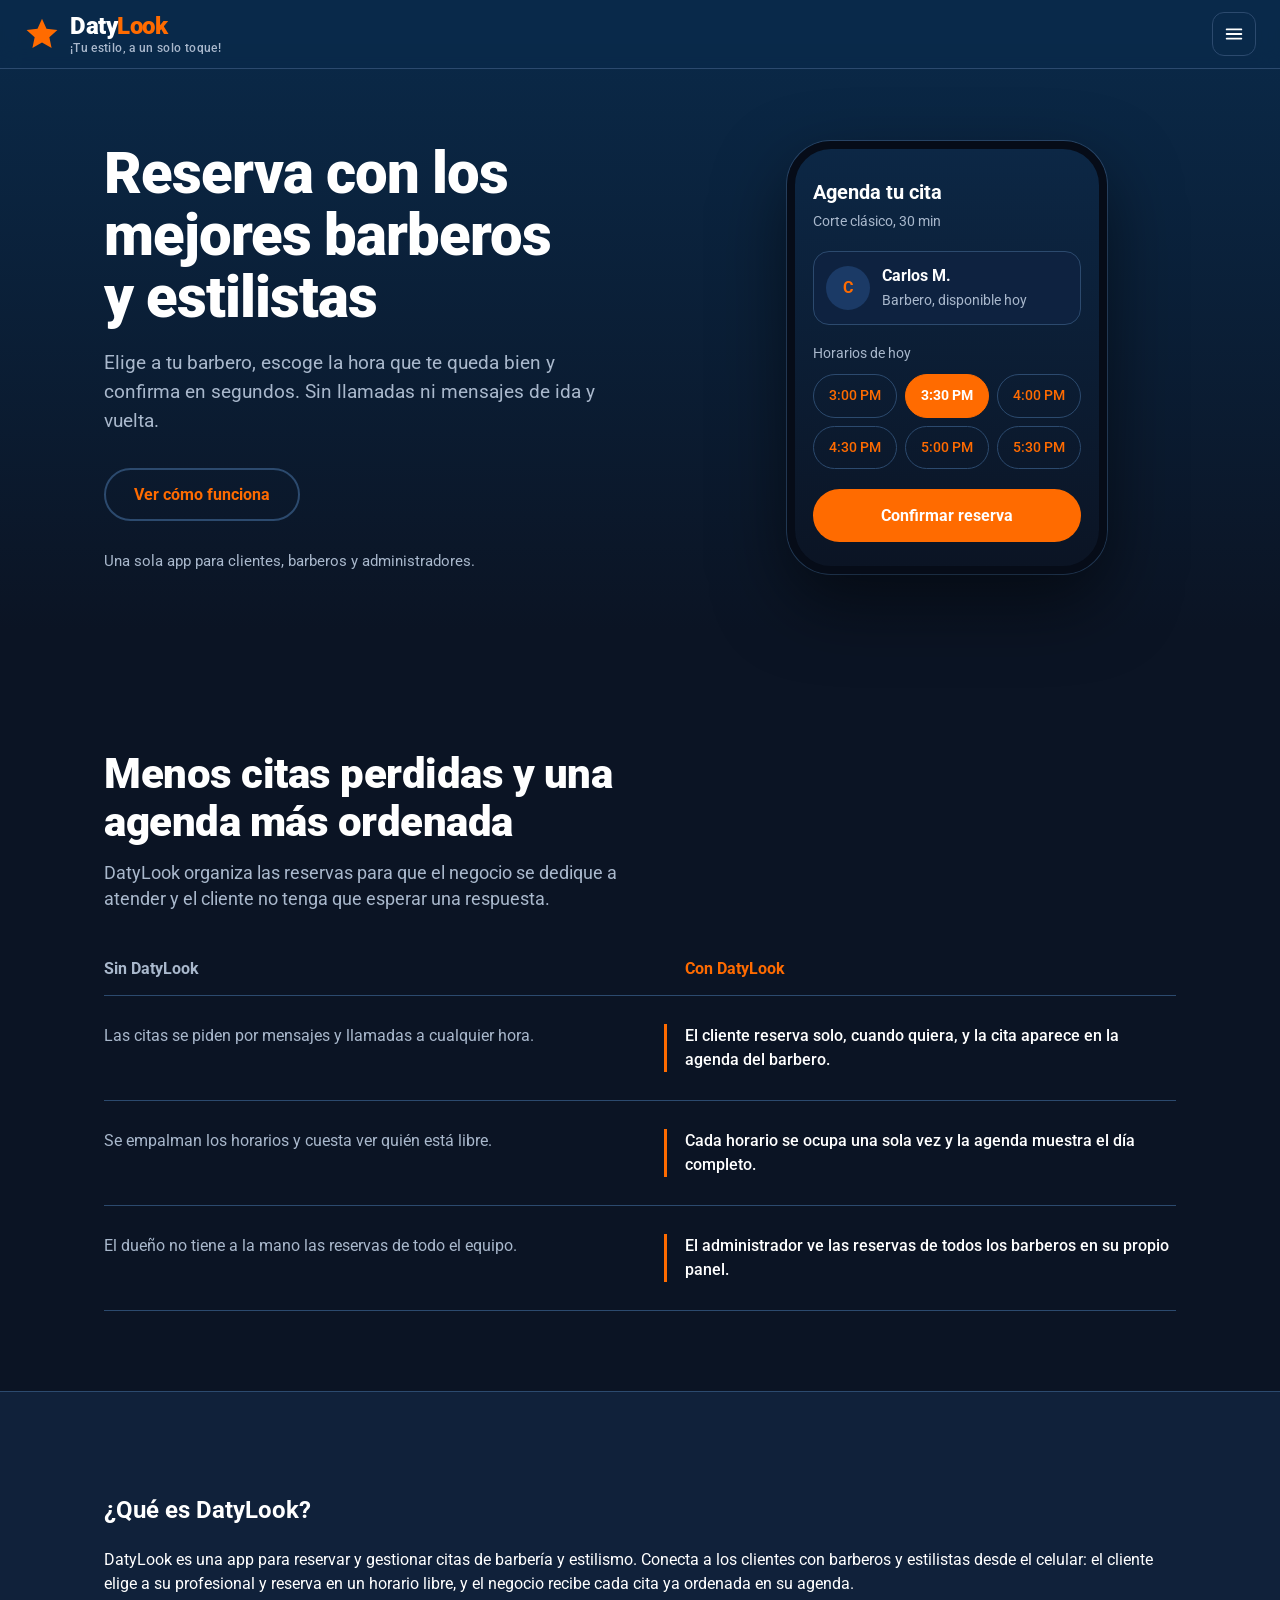
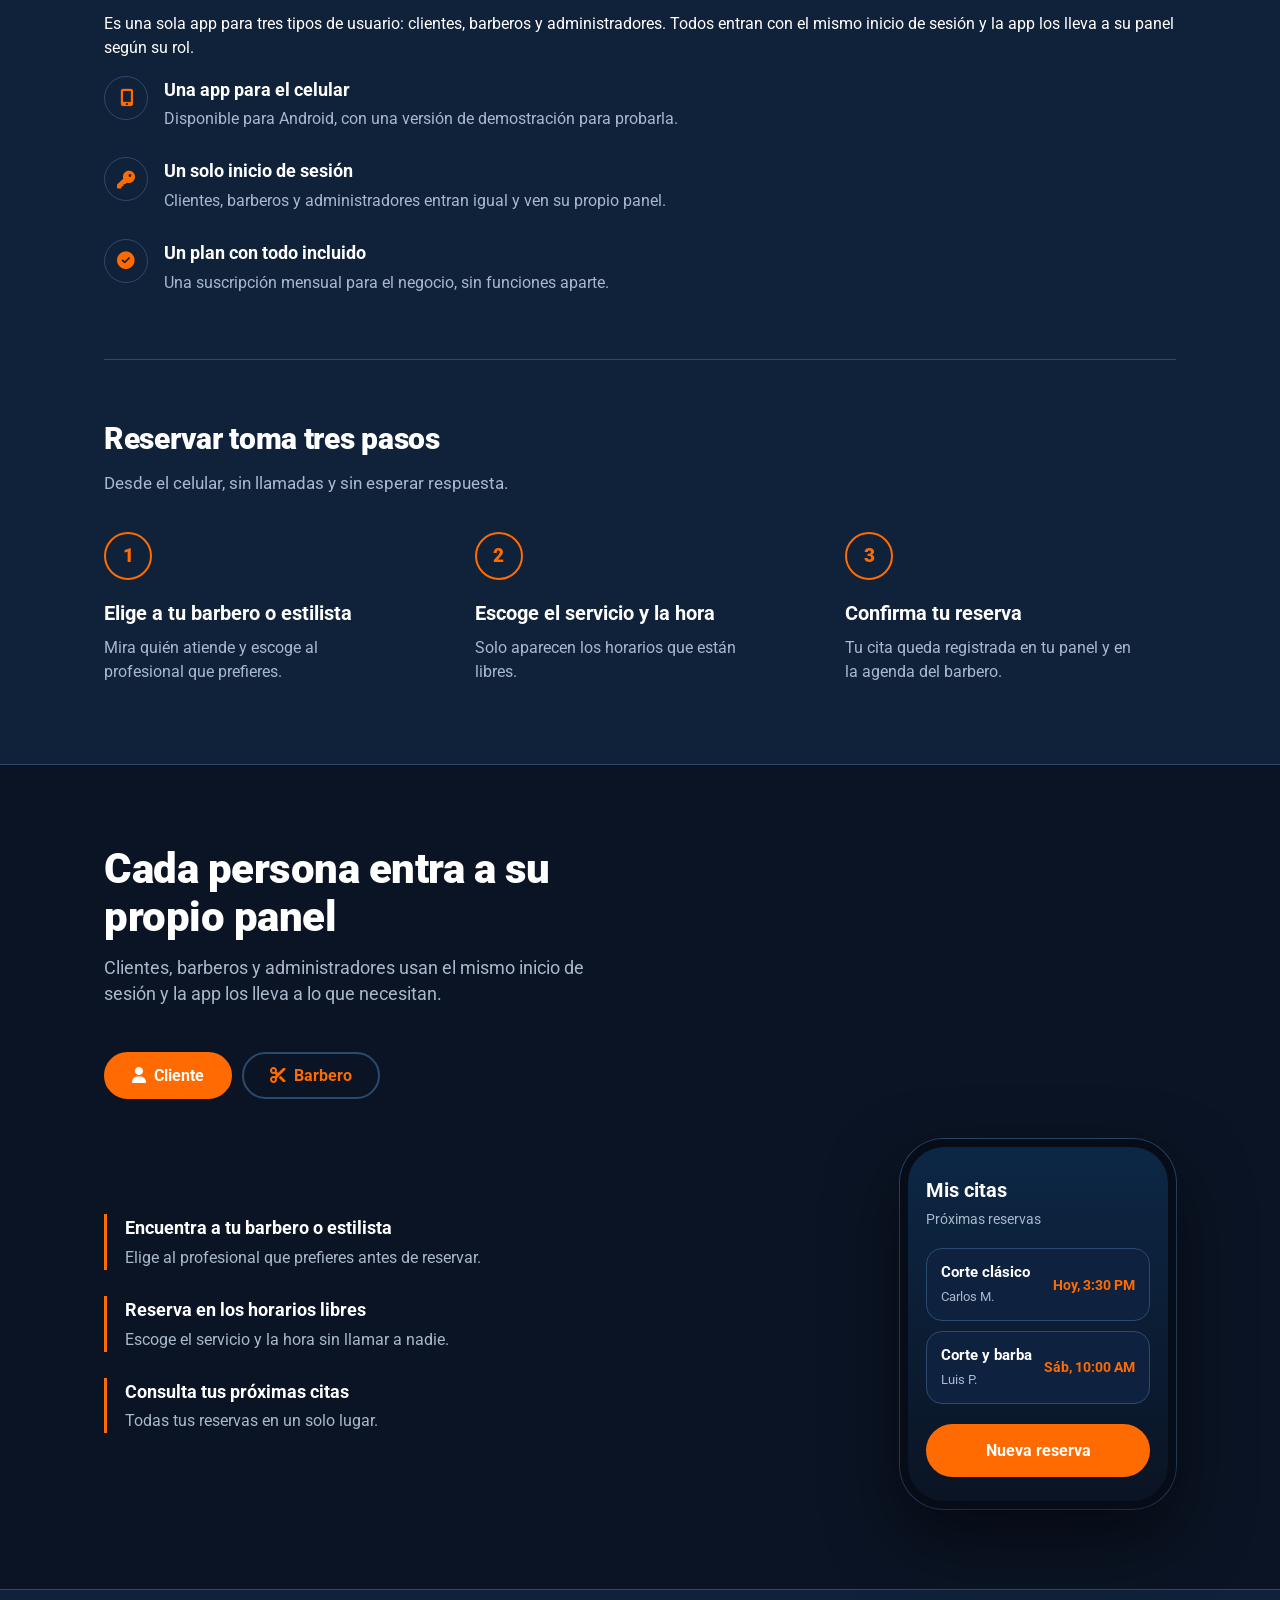
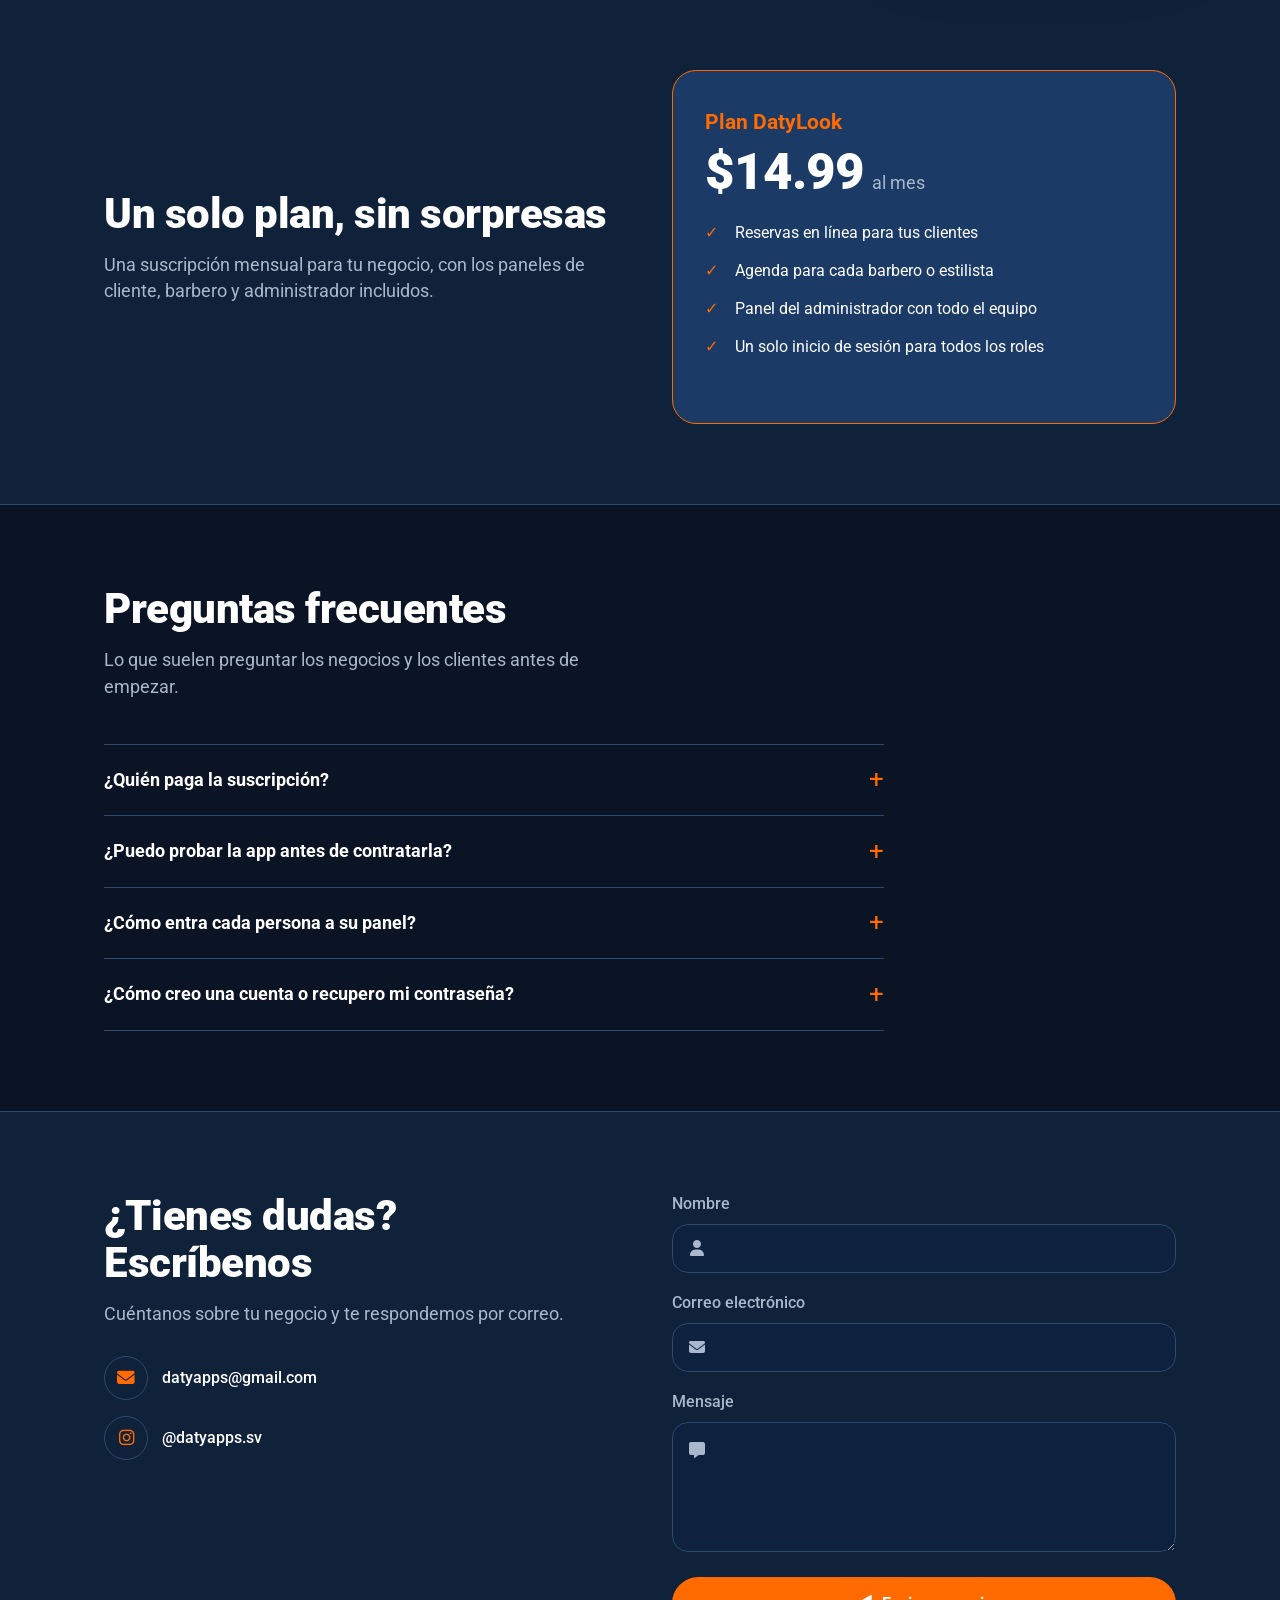
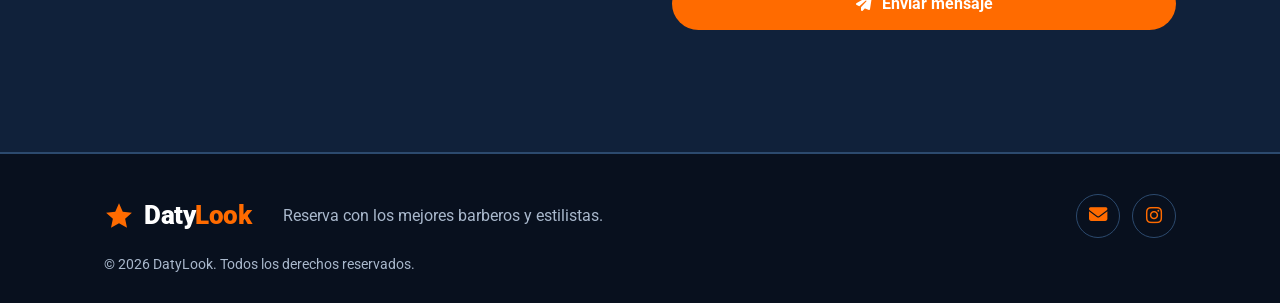
<file: index.html>
<!DOCTYPE html>
<html lang="es">
<head>
<meta charset="utf-8">
<meta name="viewport" content="width=device-width, initial-scale=1, viewport-fit=cover">
<title>DatyLook: reserva con los mejores barberos y estilistas</title>
<link rel="preconnect" href="https://fonts.googleapis.com">
<link href="https://fonts.googleapis.com/css2?family=Roboto:wght@400;500;700;900&display=swap" rel="stylesheet">
<link rel="stylesheet" href="https://cdnjs.cloudflare.com/ajax/libs/font-awesome/6.5.2/css/all.min.css">
<link rel="stylesheet" href="css/styles.css">
<meta name="description" content="DatyLook es la app para reservar citas con barberos y estilistas. Elige a tu profesional, escoge la hora y confirma en segundos.">
<meta name="theme-color" content="#0A2A4A">
<link rel="icon" href="data:image/svg+xml,<svg xmlns='http://www.w3.org/2000/svg' viewBox='0 0 24 24'><path fill='%23FF6B00' d='M12 1.8l3 6.7 7.3.8-5.4 4.9 1.5 7.2L12 17.7 5.6 21.4l1.5-7.2L1.7 9.3 9 8.5z'/></svg>">
</head>
<body>
 
<header class="nav" id="nav">
  <div class="nav-inner">
    <div class="brand">
    <a class="logo brand" href="#inicio" aria-label="DatyLook, ir al inicio">
      <svg viewBox="0 0 24 24" aria-hidden="true"><path d="M12 1.8l3 6.7 7.3.8-5.4 4.9 1.5 7.2L12 17.7 5.6 21.4l1.5-7.2L1.7 9.3 9 8.5z"/></svg>
      <span class="brand-text">
        <span class="brand-name">Daty<span class="look">Look</span></span>
        <span class="tagline">¡Tu estilo, a un solo toque!</span>
      </span>
    </a>
    </div>
    <ul class="nav-links" id="nav-links">
      <li><a href="#que-es">¿Qué es DatyLook?</a></li>
      <li><a href="#funciones">¿Cuáles son sus funciones?</a></li>
      <li><a href="eliminar-cuenta.html">¿Cómo elimino mi cuenta?</a></li>
      <li><a href="privacidad.html">Política de privacidad</a></li>
      <li><a href="#preguntas">Preguntas frecuentes</a></li>
      <li><a href="#contacto">¡Contáctanos!</a></li>
    </ul>
    <button class="menu-btn" id="menu-btn" aria-label="Abrir menú" aria-expanded="false" aria-controls="nav-links">
      <svg viewBox="0 0 24 24" aria-hidden="true"><path d="M4 7h16M4 12h16M4 17h16"/></svg>
    </button>
  </div>
</header>
 
<main id="inicio">
  <section class="hero">
    <div>
      <h1>Reserva con los mejores barberos y estilistas</h1>
      <p class="lead">Elige a tu barbero, escoge la hora que te queda bien y confirma en segundos. Sin llamadas ni mensajes de ida y vuelta.</p>
      <div class="cta-row">
        <a class="btn btn-ghost" href="#como-funciona">Ver cómo funciona</a>
      </div>
      <small>Una sola app para clientes, barberos y administradores.</small>
    </div>
 
    <div class="phone-wrap" aria-hidden="true">
      <div class="phone">
        <h2>Agenda tu cita</h2>
        <p class="sub">Corte clásico, 30 min</p>
        <div class="barber">
          <div class="avatar">C</div>
          <div><strong>Carlos M.</strong><span>Barbero, disponible hoy</span></div>
        </div>
        <p class="slots-title">Horarios de hoy</p>
        <div class="slots">
          <div class="slot">3:00 PM</div>
          <div class="slot on">3:30 PM</div>
          <div class="slot">4:00 PM</div>
          <div class="slot">4:30 PM</div>
          <div class="slot">5:00 PM</div>
          <div class="slot">5:30 PM</div>
        </div>
        <div class="btn btn-primary confirm">Confirmar reserva</div>
      </div>
    </div>
  </section>
 
  <section class="section" id="problema">
    <div class="section-head">
      <h2>Menos citas perdidas y una agenda más ordenada</h2>
      <p>DatyLook organiza las reservas para que el negocio se dedique a atender y el cliente no tenga que esperar una respuesta.</p>
    </div>
    <div class="compare-head" aria-hidden="true"><span>Sin DatyLook</span><span>Con DatyLook</span></div>
    <div class="compare">
      <div class="compare-row">
        <p class="before">Las citas se piden por mensajes y llamadas a cualquier hora.</p>
        <p class="after">El cliente reserva solo, cuando quiera, y la cita aparece en la agenda del barbero.</p>
      </div>
      <div class="compare-row">
        <p class="before">Se empalman los horarios y cuesta ver quién está libre.</p>
        <p class="after">Cada horario se ocupa una sola vez y la agenda muestra el día completo.</p>
      </div>
      <div class="compare-row">
        <p class="before">El dueño no tiene a la mano las reservas de todo el equipo.</p>
        <p class="after">El administrador ve las reservas de todos los barberos en su propio panel.</p>
      </div>
    </div>
  </section>
 
  <div class="band">
    <section class="section" id="que-es">
      <div class="about">
        <div class="about-text">
          <h2>¿Qué es DatyLook?</h2>
          <p>DatyLook es una app para reservar y gestionar citas de barbería y estilismo. Conecta a los clientes con barberos y estilistas desde el celular: el cliente elige a su profesional y reserva en un horario libre, y el negocio recibe cada cita ya ordenada en su agenda.</p>
          <p>Es una sola app para tres tipos de usuario: clientes, barberos y administradores. Todos entran con el mismo inicio de sesión y la app los lleva a su panel según su rol.</p>
        </div>
        <ul class="features with-icons">
          <li><div class="ico"><i class="fa-solid fa-mobile-screen-button" aria-hidden="true"></i></div><strong>Una app para el celular</strong><span>Disponible para Android, con una versión de demostración para probarla.</span></li>
          <li><div class="ico"><i class="fa-solid fa-key" aria-hidden="true"></i></div><strong>Un solo inicio de sesión</strong><span>Clientes, barberos y administradores entran igual y ven su propio panel.</span></li>
          <li><div class="ico"><i class="fa-solid fa-circle-check" aria-hidden="true"></i></div><strong>Un plan con todo incluido</strong><span>Una suscripción mensual para el negocio, sin funciones aparte.</span></li>
        </ul>
      </div>

      <div class="how" id="como-funciona">
        <h3>Reservar toma tres pasos</h3>
        <p class="how-sub">Desde el celular, sin llamadas y sin esperar respuesta.</p>
        <ol class="steps">
          <li>
            <div class="step-num" aria-hidden="true">1</div>
            <h3>Elige a tu barbero o estilista</h3>
            <p>Mira quién atiende y escoge al profesional que prefieres.</p>
          </li>
          <li>
            <div class="step-num" aria-hidden="true">2</div>
            <h3>Escoge el servicio y la hora</h3>
            <p>Solo aparecen los horarios que están libres.</p>
          </li>
          <li>
            <div class="step-num" aria-hidden="true">3</div>
            <h3>Confirma tu reserva</h3>
            <p>Tu cita queda registrada en tu panel y en la agenda del barbero.</p>
          </li>
        </ol>
      </div>
    </section>
  </div>

  <section class="section" id="funciones">
    <div class="section-head">
      <h2>Cada persona entra a su propio panel</h2>
      <p>Clientes, barberos y administradores usan el mismo inicio de sesión y la app los lleva a lo que necesitan.</p>
    </div>

    <div class="tabs" role="tablist" aria-label="Funciones por rol">
      <button class="tab" role="tab" id="tab-cliente" aria-selected="true" aria-controls="panel-cliente"><i class="fa-solid fa-user" aria-hidden="true"></i>Cliente</button>
      <button class="tab" role="tab" id="tab-barbero" aria-selected="false" aria-controls="panel-barbero" tabindex="-1"><i class="fa-solid fa-scissors" aria-hidden="true"></i>Barbero</button>
    </div>

    <div class="role-grid" role="tabpanel" id="panel-cliente" aria-labelledby="tab-cliente">
      <ul class="features">
        <li><strong>Encuentra a tu barbero o estilista</strong><span>Elige al profesional que prefieres antes de reservar.</span></li>
        <li><strong>Reserva en los horarios libres</strong><span>Escoge el servicio y la hora sin llamar a nadie.</span></li>
        <li><strong>Consulta tus próximas citas</strong><span>Todas tus reservas en un solo lugar.</span></li>
      </ul>
      <div class="phone-wrap" aria-hidden="true">
        <div class="phone">
          <h2>Mis citas</h2>
          <p class="sub">Próximas reservas</p>
          <div class="mrow"><div><strong>Corte clásico</strong><small>Carlos M.</small></div><span class="pill">Hoy, 3:30 PM</span></div>
          <div class="mrow"><div><strong>Corte y barba</strong><small>Luis P.</small></div><span class="pill">Sáb, 10:00 AM</span></div>
          <div class="btn btn-primary" style="margin-top:10px">Nueva reserva</div>
        </div>
      </div>
    </div>

    <div class="role-grid" role="tabpanel" id="panel-barbero" aria-labelledby="tab-barbero" hidden>
      <ul class="features">
        <li><strong>Tu agenda del día</strong><span>Mira de un vistazo qué citas tienes y a qué hora.</span></li>
        <li><strong>El detalle de cada cita</strong><span>Sabes qué cliente viene y qué servicio pidió.</span></li>
        <li><strong>Un panel hecho para tu trabajo</strong><span>Al iniciar sesión, la app te lleva directo a tu agenda.</span></li>
      </ul>
      <div class="phone-wrap" aria-hidden="true">
        <div class="phone">
          <h2>Agenda de hoy</h2>
          <p class="sub">Tienes 3 citas</p>
          <div class="mrow"><div><strong>Andrés G.</strong><small>Corte clásico</small></div><span class="pill">3:00 PM</span></div>
          <div class="mrow"><div><strong>Mario T.</strong><small>Corte y barba</small></div><span class="pill">3:30 PM</span></div>
          <div class="mrow"><div><strong>José R.</strong><small>Afeitado</small></div><span class="pill">4:30 PM</span></div>
        </div>
      </div>
    </div>
  </section>

  <div class="band">
    <section class="section" id="precios">
      <div class="pricing">
        <div class="section-head">
          <h2>Un solo plan, sin sorpresas</h2>
          <p>Una suscripción mensual para tu negocio, con los paneles de cliente, barbero y administrador incluidos.</p>
        </div>
        <div class="price-card">
          <h3>Plan DatyLook</h3>
          <div class="price"><strong>$14.99</strong><span>al mes</span></div>
          <ul class="price-list">
            <li>Reservas en línea para tus clientes</li>
            <li>Agenda para cada barbero o estilista</li>
            <li>Panel del administrador con todo el equipo</li>
            <li>Un solo inicio de sesión para todos los roles</li>
          </ul>
        </div>
      </div>
    </section>
  </div>

  <section class="section" id="preguntas">
    <div class="section-head">
      <h2>Preguntas frecuentes</h2>
      <p>Lo que suelen preguntar los negocios y los clientes antes de empezar.</p>
    </div>
    <div class="faq">
      <details>
        <summary>¿Quién paga la suscripción?</summary>
        <p>La suscripción es para el negocio, ya sea una barbería o un salón. Los clientes reservan sus citas desde la app.</p>
      </details>
      <details>
        <summary>¿Puedo probar la app antes de contratarla?</summary>
        <p>Sí. Hay una versión de demostración con datos simulados donde puedes entrar como cliente, barbero o administrador.</p>
      </details>
      <details>
        <summary>¿Cómo entra cada persona a su panel?</summary>
        <p>Todos usan el mismo inicio de sesión. La app los lleva a su panel según su rol.</p>
      </details>
      <details>
        <summary>¿Cómo creo una cuenta o recupero mi contraseña?</summary>
        <p>En la pantalla de inicio toca “Regístrate” para crear una cuenta, o “¿Olvidaste tu contraseña?” para recuperarla.</p>
      </details>
    </div>
  </section>

  <div class="band">
    <section class="section" id="contacto">
      <div class="contact">
        <div class="section-head">
          <h2>¿Tienes dudas? Escríbenos</h2>
          <p>Cuéntanos sobre tu negocio y te respondemos por correo.</p>
          <ul class="contact-list">
            <li><a href="mailto:datyapps@gmail.com"><span class="ico"><i class="fa-solid fa-envelope" aria-hidden="true"></i></span>datyapps@gmail.com</a></li>
            <li><a href="https://instagram.com/datyapps.sv" target="_blank" rel="noopener"><span class="ico"><i class="fa-brands fa-instagram" aria-hidden="true"></i></span>@datyapps.sv</a></li>
          </ul>
        </div>
        <form class="contact-form" id="contact-form" data-endpoint="https://formsubmit.co/ajax/datyapps@gmail.com" novalidate>
          <input type="hidden" name="_subject" value="Nuevo mensaje desde el sitio de DatyLook">
          <input type="text" name="_honey" class="hp" tabindex="-1" autocomplete="off" aria-hidden="true">
          <div class="field">
            <label for="nombre">Nombre</label>
            <div class="input-wrap">
              <i class="fa-solid fa-user" aria-hidden="true"></i>
              <input id="nombre" name="nombre" type="text" autocomplete="name" required>
            </div>
          </div>
          <div class="field">
            <label for="correo">Correo electrónico</label>
            <div class="input-wrap">
              <i class="fa-solid fa-envelope" aria-hidden="true"></i>
              <input id="correo" name="email" type="email" autocomplete="email" required>
            </div>
          </div>
          <div class="field">
            <label for="mensaje">Mensaje</label>
            <div class="input-wrap area">
              <i class="fa-solid fa-message" aria-hidden="true"></i>
              <textarea id="mensaje" name="mensaje" rows="5" required></textarea>
            </div>
          </div>
          <button class="btn btn-primary" type="submit"><i class="fa-solid fa-paper-plane" aria-hidden="true"></i>Enviar mensaje</button>
          <p class="form-status" id="form-status" role="status" aria-live="polite"></p>
        </form>
      </div>
    </section>
  </div>
</main>

<footer class="footer">
  <div class="footer-inner">
    <a class="logo" href="#inicio" aria-label="DatyLook, ir al inicio">
      <svg viewBox="0 0 24 24" aria-hidden="true"><path d="M12 1.8l3 6.7 7.3.8-5.4 4.9 1.5 7.2L12 17.7 5.6 21.4l1.5-7.2L1.7 9.3 9 8.5z"/></svg>
      <span>Daty<span class="look">Look</span></span>
    </a>
    <p>Reserva con los mejores barberos y estilistas.</p>
    <div class="social">
      <a href="mailto:datyapps@gmail.com" aria-label="Correo"><i class="fa-solid fa-envelope" aria-hidden="true"></i></a>
      <a href="https://instagram.com/datyapps.sv" target="_blank" rel="noopener" aria-label="Instagram"><i class="fa-brands fa-instagram" aria-hidden="true"></i></a>
    </div>
  </div>
  <p class="copy">© 2026 DatyLook. Todos los derechos reservados.</p>
</footer>

<script src="js/main.js" defer></script>
<script src="js/nav-active.js" defer></script>
<script src="js/index-extras.js" defer></script>
</body>
</html>
</file>
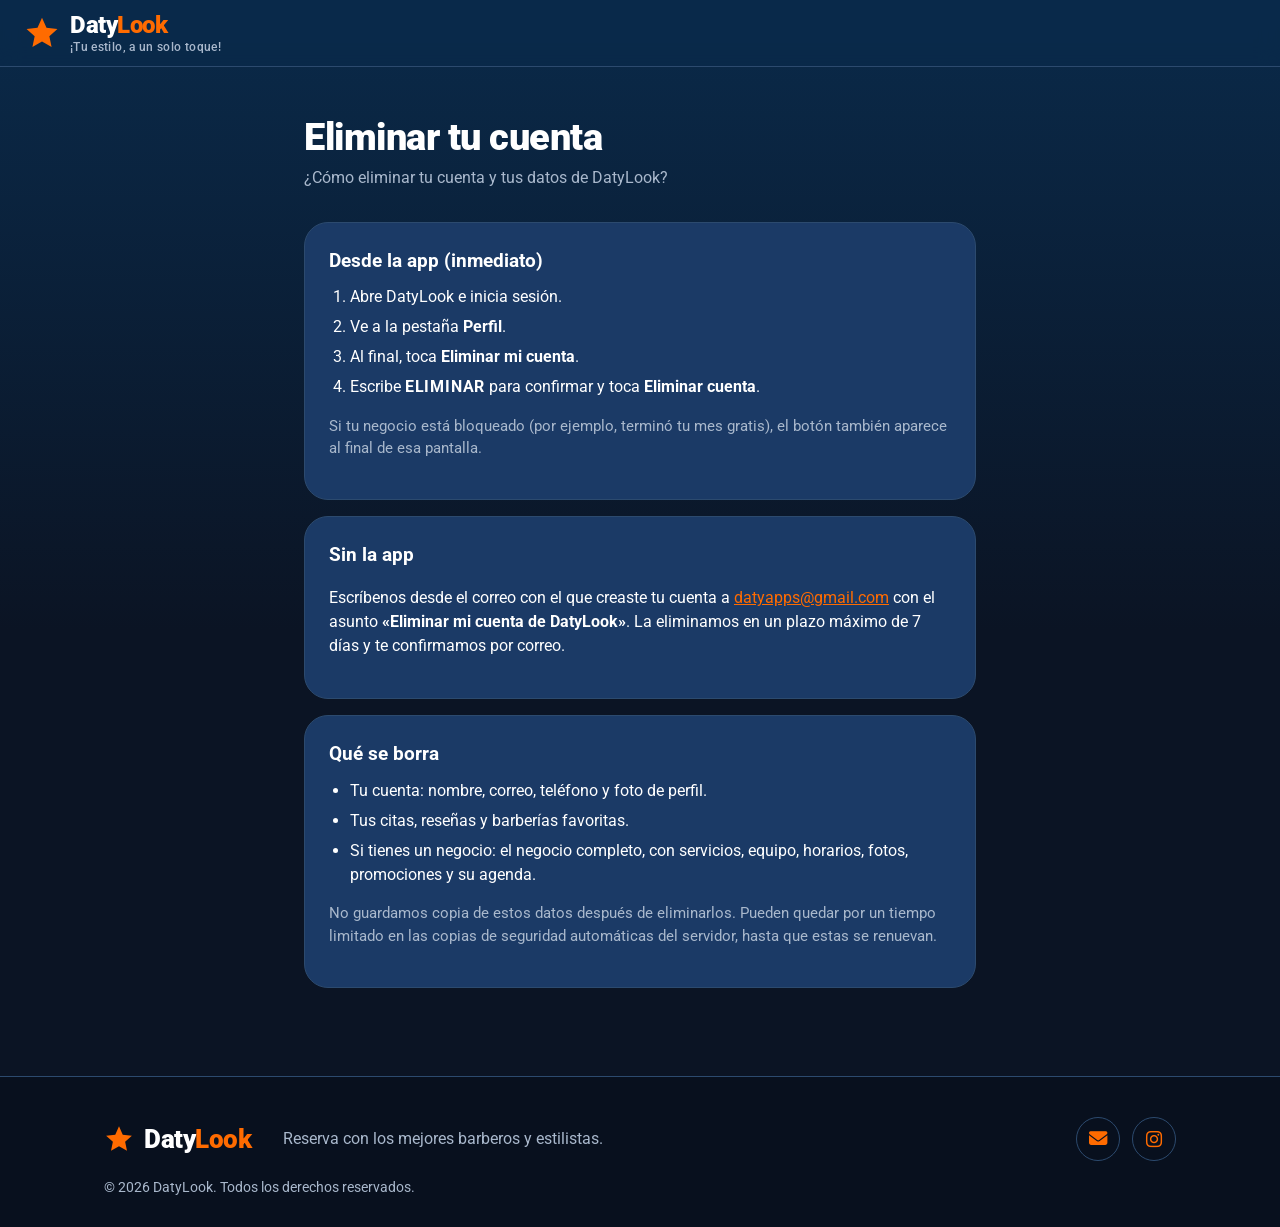
<file: eliminar-cuenta.html>
<!doctype html>
<html lang="es">
<head>
<meta charset="utf-8">
<meta name="viewport" content="width=device-width, initial-scale=1, viewport-fit=cover">
<title>Eliminar tu cuenta · DatyLook</title>
<meta name="description" content="Cómo eliminar tu cuenta de DatyLook y qué datos se borran.">
<meta name="theme-color" content="#0A2A4A">
<link rel="preconnect" href="https://fonts.googleapis.com">
<link href="https://fonts.googleapis.com/css2?family=Roboto:wght@400;500;700;900&display=swap" rel="stylesheet">
<link rel="stylesheet" href="https://cdnjs.cloudflare.com/ajax/libs/font-awesome/6.5.2/css/all.min.css">
<link rel="stylesheet" href="css/styles.css">
<link rel="icon" href="data:image/svg+xml,<svg xmlns='http://www.w3.org/2000/svg' viewBox='0 0 24 24'><path fill='%23FF6B00' d='M12 1.8l3 6.7 7.3.8-5.4 4.9 1.5 7.2L12 17.7 5.6 21.4l1.5-7.2L1.7 9.3 9 8.5z'/></svg>">
<style>
  .page { max-width: 720px; margin: 0 auto; padding: 48px 24px 72px; }
  .page h1 { font-size: clamp(1.8rem, 4vw, 2.4rem); font-weight: 900; line-height: 1.15; letter-spacing: -0.5px; margin: 0 0 6px; }
  .page .sub { color: var(--text-muted); margin: 0 0 32px; }
  .card { background: var(--surface); border: 1px solid var(--border); border-radius: var(--radius-card); padding: 24px; margin-bottom: 16px; }
  .card h2 { font-size: 1.2rem; margin: 0 0 10px; }
  .card ol, .card ul { margin: 0; padding-left: 1.3em; }
  .card li { margin: 6px 0; }
  .card a { color: var(--accent); text-decoration: underline; }
  .note { color: var(--text-muted); font-size: .95rem; }
  .word { letter-spacing: .05em; }
</style>
</head>
<body>

<header class="nav" id="nav">
  <div class="nav-inner">
    <div class="brand">
    <a class="logo brand" href="index.html#inicio" aria-label="DatyLook, ir al inicio">
      <svg viewBox="0 0 24 24" aria-hidden="true"><path d="M12 1.8l3 6.7 7.3.8-5.4 4.9 1.5 7.2L12 17.7 5.6 21.4l1.5-7.2L1.7 9.3 9 8.5z"/></svg>
      <span class="brand-text">
        <span class="brand-name">Daty<span class="look">Look</span></span>
        <span class="tagline">¡Tu estilo, a un solo toque!</span>
      </span>
    </a>
    </div>
    <ul class="nav-links" id="nav-links">
      <li><a href="index.html#que-es">¿Qué es DatyLook?</a></li>
      <li><a href="index.html#funciones">¿Cuáles son sus funciones?</a></li>
      <li><a href="eliminar-cuenta.html">¿Cómo elimino mi cuenta?</a></li>
      <li><a href="privacidad.html">Política de privacidad</a></li>
      <li><a href="index.html#preguntas">Preguntas frecuentes</a></li>
      <li><a href="index.html#contacto">¡Contáctanos!</a></li>
    </ul>
  </div>
</header>

<main class="page">
  <h1>Eliminar tu cuenta</h1>
  <p class="sub">¿Cómo eliminar tu cuenta y tus datos de DatyLook?</p>

  <section class="card">
    <h2>Desde la app (inmediato)</h2>
    <ol>
      <li>Abre DatyLook e inicia sesión.</li>
      <li>Ve a la pestaña <b>Perfil</b>.</li>
      <li>Al final, toca <b>Eliminar mi cuenta</b>.</li>
      <li>Escribe <b class="word">ELIMINAR</b> para confirmar y toca <b>Eliminar cuenta</b>.</li>
    </ol>
    <p class="note">Si tu negocio está bloqueado (por ejemplo, terminó tu mes gratis), el botón también aparece al final de esa pantalla.</p>
  </section>

  <section class="card">
    <h2>Sin la app</h2>
    <p>Escríbenos desde el correo con el que creaste tu cuenta a
      <a href="mailto:datyapps@gmail.com?subject=Eliminar%20mi%20cuenta%20de%20DatyLook">datyapps@gmail.com</a>
      con el asunto <b>«Eliminar mi cuenta de DatyLook»</b>. La eliminamos en un plazo máximo de 7 días y te confirmamos por correo.</p>
  </section>

  <section class="card">
    <h2>Qué se borra</h2>
    <ul>
      <li>Tu cuenta: nombre, correo, teléfono y foto de perfil.</li>
      <li>Tus citas, reseñas y barberías favoritas.</li>
      <li>Si tienes un negocio: el negocio completo, con servicios, equipo, horarios, fotos, promociones y su agenda.</li>
    </ul>
    <p class="note">No guardamos copia de estos datos después de eliminarlos. Pueden quedar por un tiempo limitado en las copias de seguridad automáticas del servidor, hasta que estas se renuevan.</p>
  </section>
</main>

<footer class="footer">
  <div class="footer-inner">
    <a class="logo" href="#inicio" aria-label="DatyLook, ir al inicio">
      <svg viewBox="0 0 24 24" aria-hidden="true"><path d="M12 1.8l3 6.7 7.3.8-5.4 4.9 1.5 7.2L12 17.7 5.6 21.4l1.5-7.2L1.7 9.3 9 8.5z"/></svg>
      <span>Daty<span class="look">Look</span></span>
    </a>
    <p>Reserva con los mejores barberos y estilistas.</p>
    <div class="social">
      <a href="mailto:datyapps@gmail.com" aria-label="Correo"><i class="fa-solid fa-envelope" aria-hidden="true"></i></a>
      <a href="https://instagram.com/datyapps.sv" target="_blank" rel="noopener" aria-label="Instagram"><i class="fa-brands fa-instagram" aria-hidden="true"></i></a>
    </div>
  </div>
  <p class="copy">© 2026 DatyLook. Todos los derechos reservados.</p>
</footer>

<script src="js/main.js" defer></script>
<script src="js/nav-active.js" defer></script>
<script src="js/index-extras.js" defer></script>
</body>
</html>
</file>
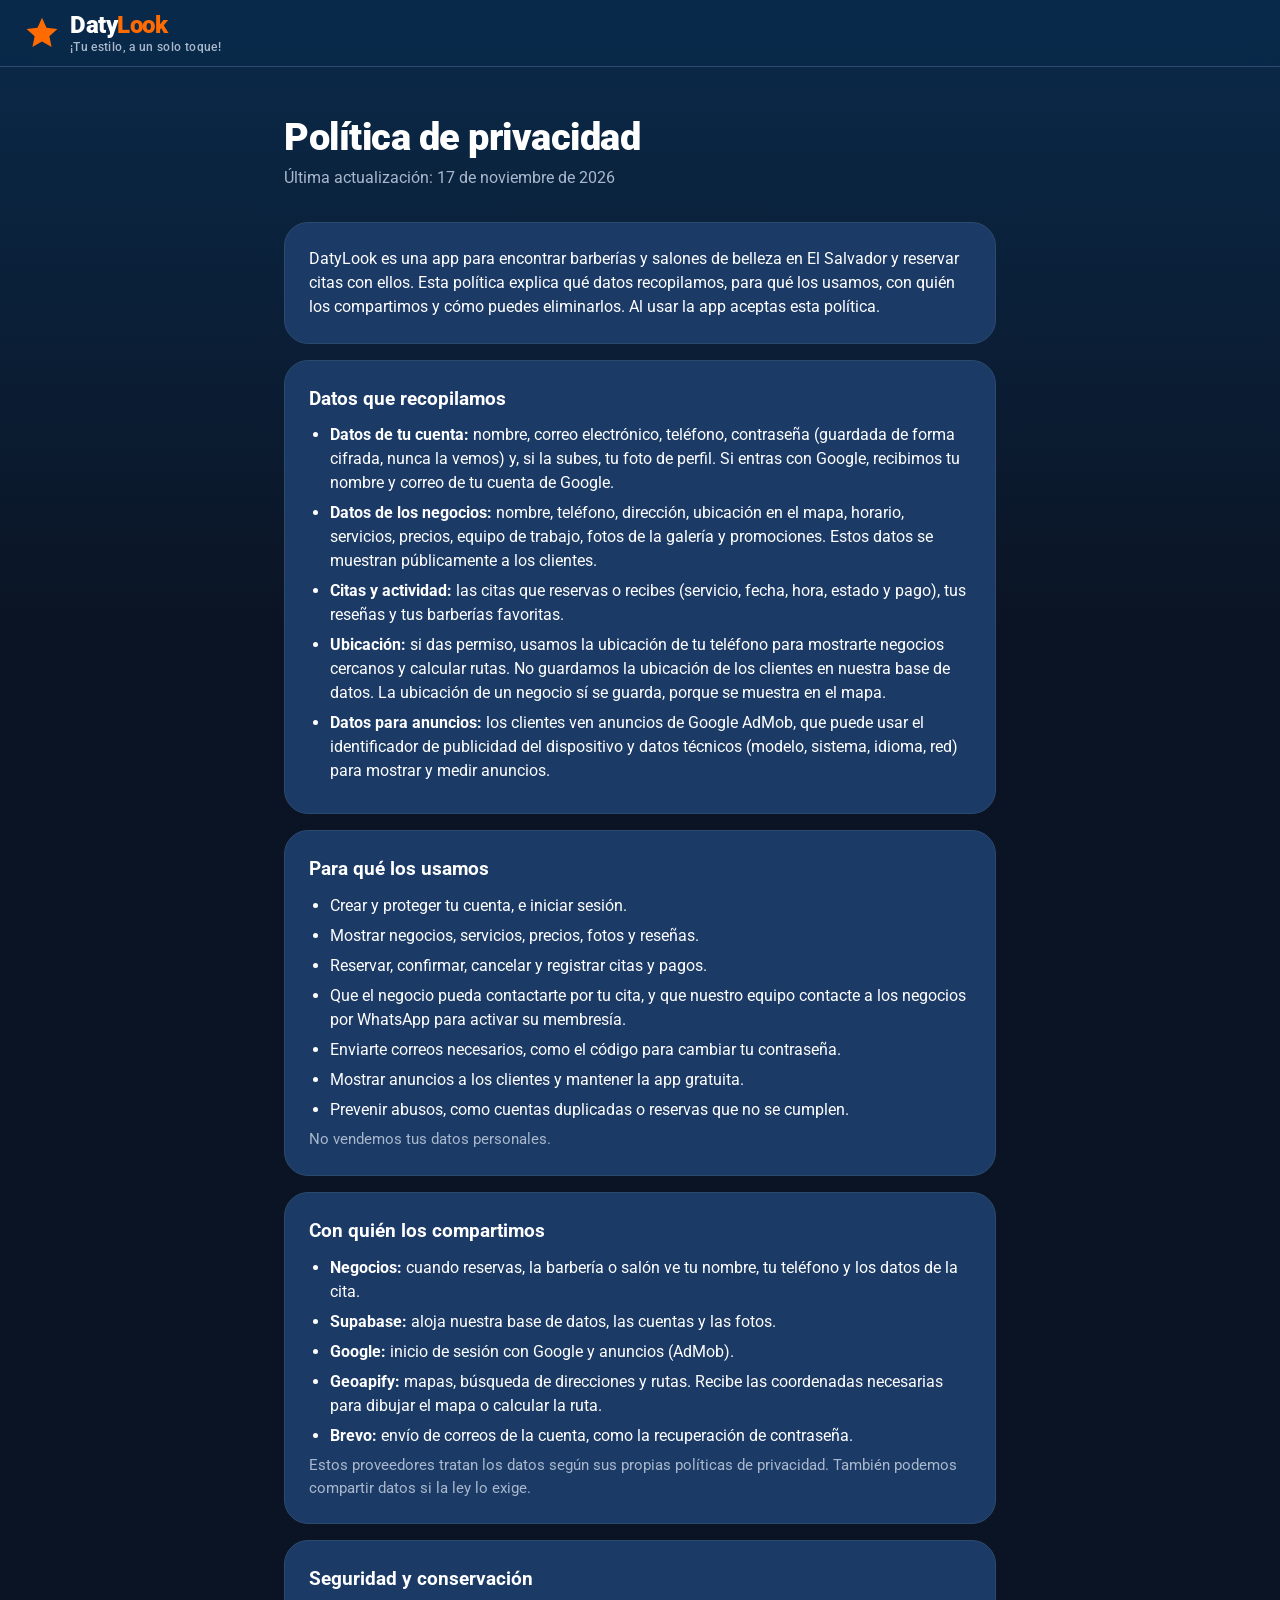
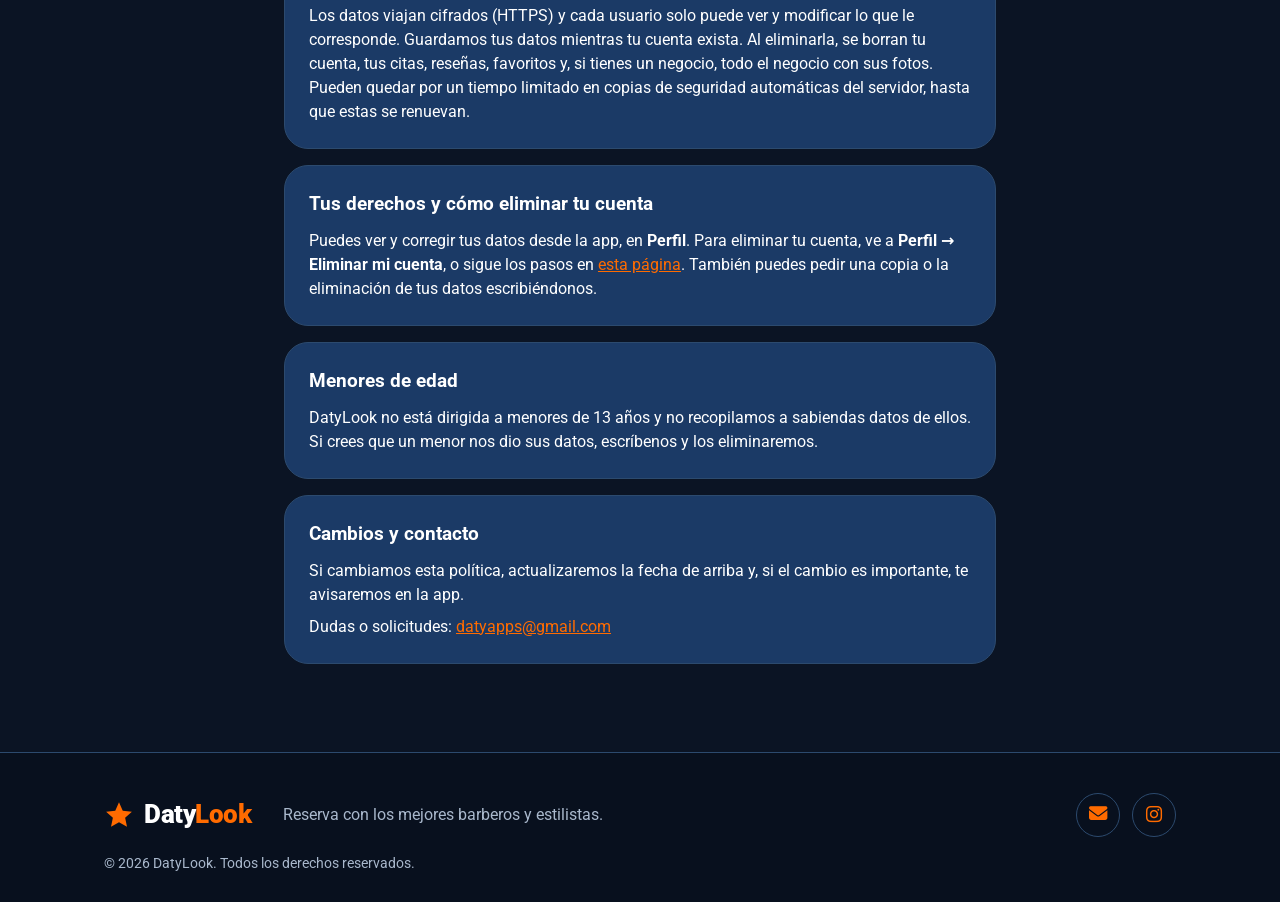
<file: privacidad.html>
<!doctype html>
<html lang="es">
<head>
<meta charset="utf-8">
<meta name="viewport" content="width=device-width, initial-scale=1, viewport-fit=cover">
<title>Política de privacidad · DatyLook</title>
<meta name="description" content="Qué datos recopila DatyLook, para qué los usa y con quién los comparte.">
<meta name="theme-color" content="#0A2A4A">
<link rel="preconnect" href="https://fonts.googleapis.com">
<link href="https://fonts.googleapis.com/css2?family=Roboto:wght@400;500;700;900&display=swap" rel="stylesheet">
<link rel="stylesheet" href="https://cdnjs.cloudflare.com/ajax/libs/font-awesome/6.5.2/css/all.min.css">
<link rel="stylesheet" href="css/styles.css">
<link rel="icon" href="data:image/svg+xml,<svg xmlns='http://www.w3.org/2000/svg' viewBox='0 0 24 24'><path fill='%23FF6B00' d='M12 1.8l3 6.7 7.3.8-5.4 4.9 1.5 7.2L12 17.7 5.6 21.4l1.5-7.2L1.7 9.3 9 8.5z'/></svg>">
<style>
  .page { max-width: 760px; margin: 0 auto; padding: 48px 24px 72px; }
  .page h1 { font-size: clamp(1.8rem, 4vw, 2.4rem); font-weight: 900; line-height: 1.15; letter-spacing: -0.5px; margin: 0 0 6px; }
  .page .sub { color: var(--text-muted); margin: 0 0 32px; }
  .card { background: var(--surface); border: 1px solid var(--border); border-radius: var(--radius-card); padding: 24px; margin-bottom: 16px; }
  .card h2 { font-size: 1.2rem; margin: 0 0 10px; }
  .card p { margin: 0 0 8px; }
  .card p:last-child { margin-bottom: 0; }
  .card ul { margin: 0; padding-left: 1.3em; }
  .card li { margin: 6px 0; }
  .card a { color: var(--accent); text-decoration: underline; }
  .note { color: var(--text-muted); font-size: .95rem; }
</style>
</head>
<body>

<header class="nav" id="nav">
  <div class="nav-inner">
    <div class="brand">
    <a class="logo brand" href="index.html#inicio" aria-label="DatyLook, ir al inicio">
      <svg viewBox="0 0 24 24" aria-hidden="true"><path d="M12 1.8l3 6.7 7.3.8-5.4 4.9 1.5 7.2L12 17.7 5.6 21.4l1.5-7.2L1.7 9.3 9 8.5z"/></svg>
      <span class="brand-text">
        <span class="brand-name">Daty<span class="look">Look</span></span>
        <span class="tagline">¡Tu estilo, a un solo toque!</span>
      </span>
    </a>
    </div>
    <ul class="nav-links" id="nav-links">
      <li><a href="index.html#que-es">¿Qué es DatyLook?</a></li>
      <li><a href="index.html#funciones">¿Cuáles son sus funciones?</a></li>
      <li><a href="eliminar-cuenta.html">¿Cómo elimino mi cuenta?</a></li>
      <li><a href="privacidad.html">Política de privacidad</a></li>
      <li><a href="index.html#preguntas">Preguntas frecuentes</a></li>
      <li><a href="index.html#contacto">¡Contáctanos!</a></li>
    </ul>
  </div>
</header>

<main class="page">
  <h1>Política de privacidad</h1>
  <p class="sub">Última actualización: 17 de noviembre de 2026</p>

  <section class="card">
    <p>DatyLook es una app para encontrar barberías y salones de belleza en El Salvador y reservar citas con ellos. Esta política explica qué datos recopilamos, para qué los usamos, con quién los compartimos y cómo puedes eliminarlos. Al usar la app aceptas esta política.</p>
  </section>

  <section class="card">
    <h2>Datos que recopilamos</h2>
    <ul>
      <li><b>Datos de tu cuenta:</b> nombre, correo electrónico, teléfono, contraseña (guardada de forma cifrada, nunca la vemos) y, si la subes, tu foto de perfil. Si entras con Google, recibimos tu nombre y correo de tu cuenta de Google.</li>
      <li><b>Datos de los negocios:</b> nombre, teléfono, dirección, ubicación en el mapa, horario, servicios, precios, equipo de trabajo, fotos de la galería y promociones. Estos datos se muestran públicamente a los clientes.</li>
      <li><b>Citas y actividad:</b> las citas que reservas o recibes (servicio, fecha, hora, estado y pago), tus reseñas y tus barberías favoritas.</li>
      <li><b>Ubicación:</b> si das permiso, usamos la ubicación de tu teléfono para mostrarte negocios cercanos y calcular rutas. No guardamos la ubicación de los clientes en nuestra base de datos. La ubicación de un negocio sí se guarda, porque se muestra en el mapa.</li>
      <li><b>Datos para anuncios:</b> los clientes ven anuncios de Google AdMob, que puede usar el identificador de publicidad del dispositivo y datos técnicos (modelo, sistema, idioma, red) para mostrar y medir anuncios.</li>
    </ul>
  </section>

  <section class="card">
    <h2>Para qué los usamos</h2>
    <ul>
      <li>Crear y proteger tu cuenta, e iniciar sesión.</li>
      <li>Mostrar negocios, servicios, precios, fotos y reseñas.</li>
      <li>Reservar, confirmar, cancelar y registrar citas y pagos.</li>
      <li>Que el negocio pueda contactarte por tu cita, y que nuestro equipo contacte a los negocios por WhatsApp para activar su membresía.</li>
      <li>Enviarte correos necesarios, como el código para cambiar tu contraseña.</li>
      <li>Mostrar anuncios a los clientes y mantener la app gratuita.</li>
      <li>Prevenir abusos, como cuentas duplicadas o reservas que no se cumplen.</li>
    </ul>
    <p class="note">No vendemos tus datos personales.</p>
  </section>

  <section class="card">
    <h2>Con quién los compartimos</h2>
    <ul>
      <li><b>Negocios:</b> cuando reservas, la barbería o salón ve tu nombre, tu teléfono y los datos de la cita.</li>
      <li><b>Supabase:</b> aloja nuestra base de datos, las cuentas y las fotos.</li>
      <li><b>Google:</b> inicio de sesión con Google y anuncios (AdMob).</li>
      <li><b>Geoapify:</b> mapas, búsqueda de direcciones y rutas. Recibe las coordenadas necesarias para dibujar el mapa o calcular la ruta.</li>
      <li><b>Brevo:</b> envío de correos de la cuenta, como la recuperación de contraseña.</li>
    </ul>
    <p class="note">Estos proveedores tratan los datos según sus propias políticas de privacidad. También podemos compartir datos si la ley lo exige.</p>
  </section>

  <section class="card">
    <h2>Seguridad y conservación</h2>
    <p>Los datos viajan cifrados (HTTPS) y cada usuario solo puede ver y modificar lo que le corresponde. Guardamos tus datos mientras tu cuenta exista. Al eliminarla, se borran tu cuenta, tus citas, reseñas, favoritos y, si tienes un negocio, todo el negocio con sus fotos. Pueden quedar por un tiempo limitado en copias de seguridad automáticas del servidor, hasta que estas se renuevan.</p>
  </section>

  <section class="card">
    <h2>Tus derechos y cómo eliminar tu cuenta</h2>
    <p>Puedes ver y corregir tus datos desde la app, en <b>Perfil</b>. Para eliminar tu cuenta, ve a <b>Perfil → Eliminar mi cuenta</b>, o sigue los pasos en <a href="eliminar-cuenta.html">esta página</a>. También puedes pedir una copia o la eliminación de tus datos escribiéndonos.</p>
  </section>

  <section class="card">
    <h2>Menores de edad</h2>
    <p>DatyLook no está dirigida a menores de 13 años y no recopilamos a sabiendas datos de ellos. Si crees que un menor nos dio sus datos, escríbenos y los eliminaremos.</p>
  </section>

  <section class="card">
    <h2>Cambios y contacto</h2>
    <p>Si cambiamos esta política, actualizaremos la fecha de arriba y, si el cambio es importante, te avisaremos en la app.</p>
    <p>Dudas o solicitudes: <a href="mailto:datyapps@gmail.com">datyapps@gmail.com</a></p>
  </section>
</main>

<footer class="footer">
  <div class="footer-inner">
    <a class="logo" href="index.html#inicio" aria-label="DatyLook, ir al inicio">
      <svg viewBox="0 0 24 24" aria-hidden="true"><path d="M12 1.8l3 6.7 7.3.8-5.4 4.9 1.5 7.2L12 17.7 5.6 21.4l1.5-7.2L1.7 9.3 9 8.5z"/></svg>
      <span>Daty<span class="look">Look</span></span>
    </a>
    <p>Reserva con los mejores barberos y estilistas.</p>
    <div class="social">
      <a href="mailto:datyapps@gmail.com" aria-label="Correo"><i class="fa-solid fa-envelope" aria-hidden="true"></i></a>
      <a href="https://instagram.com/datyapps.sv" target="_blank" rel="noopener" aria-label="Instagram"><i class="fa-brands fa-instagram" aria-hidden="true"></i></a>
    </div>
  </div>
  <p class="copy">© 2026 DatyLook. Todos los derechos reservados.</p>
</footer>

<script src="js/main.js" defer></script>
<script src="js/nav-active.js" defer></script>
<script src="js/index-extras.js" defer></script>
</body>
</html>
</file>
<file: css/styles.css>
:root {
  color-scheme: dark;
  box-sizing: border-box;
  padding-top: env(safe-area-inset-top, 0px);
  padding-bottom: env(safe-area-inset-bottom, 0px);
 
  --bg-start: #0A2A4A;
  --bg-end: #0B1424;
  --surface: #1B3A66;
  --input-bg: #0E2240;
  --border: #2C4A6E;
  --accent: #FF6B00;
  --accent-hover: #FF8126;
  --text: #FFFFFF;
  --text-muted: #A9B8CC;
  --radius-card: 24px;
  --radius-input: 16px;
  --radius-pill: 999px;
  --font: 'Roboto', system-ui, -apple-system, 'Segoe UI', sans-serif;
}
*, *::before, *::after { box-sizing: inherit; }
html { scroll-padding-top: calc(env(safe-area-inset-top, 0px) + 80px); scroll-behavior: smooth; }
body {
  margin: 0;
  min-height: 100vh;
  font-family: var(--font);
  color: var(--text);
  background: var(--bg-end) linear-gradient(180deg, var(--bg-start) 0%, var(--bg-end) 70%) fixed;
  line-height: 1.5;
}
body::before {
  content: "";
  position: fixed;
  inset: 0 0 auto;
  height: env(safe-area-inset-top, 0px);
  background: var(--bg-start);
  z-index: 10;
}
a { color: inherit; text-decoration: none; }
:focus-visible { outline: 3px solid var(--accent); outline-offset: 3px; border-radius: 8px; }
 
/* Navbar */
.nav {
  position: sticky;
  top: env(safe-area-inset-top, 0px);
  z-index: 20;
  background: rgba(10, 42, 74, 0.88);
  backdrop-filter: blur(10px);
  border-bottom: 1px solid var(--border);
}
.nav-inner {
  max-width: 1120px;
  margin: 0 auto;
  padding: 14px 24px;
  display: flex;
  align-items: center;
  gap: 32px;
}
.logo { display: flex; align-items: center; gap: 10px; font-weight: 900; font-size: 1.6rem; letter-spacing: -0.5px; }
.logo svg { width: 30px; height: 30px; fill: var(--accent); }
.logo .look { color: var(--accent); }
.nav-links { display: flex; gap: 28px; margin-left: auto; list-style: none; padding: 0; margin-block: 0; }
.nav-links a { color: var(--text-muted); font-weight: 500; transition: color .15s; }
.nav-links a:hover { color: var(--text); }
.menu-btn {
  display: none; margin-left: auto;
  background: transparent; border: 1px solid var(--border); border-radius: 12px;
  color: var(--text); width: 44px; height: 44px; cursor: pointer;
}
.menu-btn svg { width: 22px; height: 22px; stroke: currentColor; fill: none; stroke-width: 2; stroke-linecap: round; }
 
/* Botones */
.btn {
  display: inline-flex; align-items: center; justify-content: center;
  font: 700 1rem var(--font);
  padding: 15px 28px;
  border-radius: var(--radius-pill);
  border: 2px solid transparent;
  cursor: pointer;
  transition: background .15s, border-color .15s;
}
.btn-primary { background: var(--accent); color: #fff; }
.btn-primary:hover { background: var(--accent-hover); }
.btn-ghost { background: transparent; color: var(--accent); border-color: var(--border); }
.btn-ghost:hover { border-color: var(--accent); }
.btn-sm { padding: 10px 20px; font-size: .95rem; }
 
/* Hero */
.hero {
  max-width: 1120px;
  margin: 0 auto;
  padding: 72px 24px 96px;
  display: grid;
  grid-template-columns: 1.1fr .9fr;
  gap: 56px;
  align-items: center;
}
.hero h1 {
  margin: 0 0 20px;
  font-size: clamp(2.3rem, 5vw, 3.6rem);
  line-height: 1.08;
  font-weight: 900;
  letter-spacing: -1px;
  max-width: 14ch;
}
.hero p.lead { margin: 0 0 32px; font-size: 1.2rem; color: var(--text-muted); max-width: 46ch; }
.cta-row { display: flex; flex-wrap: wrap; gap: 14px; margin-bottom: 28px; }
.hero small { color: var(--text-muted); font-size: .95rem; }
 
/* Teléfono */
.phone-wrap { display: flex; justify-content: center; }
.phone {
  width: min(320px, 100%);
  background: linear-gradient(180deg, #0C2745, #0B1424);
  border: 8px solid #060C18;
  border-radius: 44px;
  padding: 22px 18px 24px;
  box-shadow: 0 30px 70px rgba(0,0,0,.5), 0 0 0 1px var(--border);
}
.phone h2 { font-size: 1.25rem; margin: 6px 0 4px; }
.phone .sub { color: var(--text-muted); font-size: .9rem; margin: 0 0 18px; }
.barber {
  display: flex; align-items: center; gap: 12px;
  background: var(--input-bg);
  border: 1px solid var(--border);
  border-radius: var(--radius-input);
  padding: 12px;
  margin-bottom: 18px;
}
.avatar {
  width: 44px; height: 44px; border-radius: 50%;
  background: var(--surface);
  display: grid; place-items: center;
  font-weight: 700; color: var(--accent);
}
.barber strong { display: block; font-size: 1rem; }
.barber span { color: var(--text-muted); font-size: .85rem; }
.slots-title { font-size: .9rem; color: var(--text-muted); margin: 0 0 10px; }
.slots { display: grid; grid-template-columns: repeat(3, 1fr); gap: 8px; margin-bottom: 20px; }
.slot {
  text-align: center; padding: 10px 0;
  border: 1px solid var(--border);
  border-radius: var(--radius-pill);
  color: var(--accent); font-weight: 500; font-size: .9rem;
}
.slot.on { background: var(--accent); border-color: var(--accent); color: #fff; font-weight: 700; }
.phone .btn { width: 100%; }
.confirm { animation: pulse 1.6s ease-out 1.2s 1 both; }
@keyframes pulse {
  0% { box-shadow: 0 0 0 0 rgba(255,107,0,.6); }
  100% { box-shadow: 0 0 0 18px rgba(255,107,0,0); }
}
 
/* Secciones */
.section { max-width: 1120px; margin: 0 auto; padding: 80px 24px; }
.section-head h2 { font-size: clamp(1.8rem, 3.6vw, 2.6rem); line-height: 1.15; font-weight: 900; letter-spacing: -0.5px; margin: 0 0 14px; max-width: 22ch; }
.section-head p { color: var(--text-muted); font-size: 1.1rem; max-width: 52ch; margin: 0 0 44px; }
 
.compare-head, .compare-row { display: grid; grid-template-columns: 1fr 1fr; gap: 48px; }
.compare-head { padding-bottom: 14px; font-weight: 700; }
.compare-head span:first-child { color: var(--text-muted); }
.compare-head span:last-child { color: var(--accent); padding-left: 21px; }
.compare-row { padding: 28px 0; border-top: 1px solid var(--border); }
.compare-row:last-child { border-bottom: 1px solid var(--border); }
.compare-row .before { color: var(--text-muted); margin: 0; }
.compare-row .after { margin: 0; font-weight: 500; padding-left: 18px; border-left: 3px solid var(--accent); }
 
.band { background: rgba(27, 58, 102, 0.35); border-block: 1px solid var(--border); }
.steps { list-style: none; margin: 0; padding: 0; display: grid; grid-template-columns: repeat(3, 1fr); gap: 40px; }
.step-num {
  width: 48px; height: 48px; border-radius: 50%;
  display: grid; place-items: center;
  border: 2px solid var(--accent); color: var(--accent);
  font-weight: 900; font-size: 1.2rem; margin-bottom: 18px;
}
.steps h3 { margin: 0 0 8px; font-size: 1.25rem; }
.steps p { margin: 0; color: var(--text-muted); max-width: 32ch; }
 
/* Funciones por rol */
.tabs { display: flex; flex-wrap: wrap; gap: 10px; margin-bottom: 40px; }
.tab {
  font: 700 1rem var(--font);
  padding: 12px 26px;
  border-radius: var(--radius-pill);
  border: 2px solid var(--border);
  background: transparent; color: var(--accent);
  cursor: pointer;
  transition: background .15s, border-color .15s;
}
.tab:hover { border-color: var(--accent); }
.tab[aria-selected="true"] { background: var(--accent); border-color: var(--accent); color: #fff; }
.role-grid { display: grid; grid-template-columns: 1fr auto; gap: 64px; align-items: center; }
.role-grid[hidden] { display: none; }
.features { list-style: none; margin: 0; padding: 0; display: grid; gap: 26px; }
.features li { padding-left: 18px; border-left: 3px solid var(--accent); }
.features strong { display: block; font-size: 1.15rem; margin-bottom: 4px; }
.features span { color: var(--text-muted); }
.mrow {
  display: flex; justify-content: space-between; align-items: center; gap: 12px;
  background: var(--input-bg); border: 1px solid var(--border);
  border-radius: var(--radius-input); padding: 12px 14px; margin-bottom: 10px;
}
.mrow strong { display: block; font-size: .95rem; }
.mrow small { color: var(--text-muted); font-size: .82rem; }
.mrow .pill { color: var(--accent); font-weight: 700; font-size: .85rem; white-space: nowrap; }
@media (max-width: 860px) {
  .role-grid { grid-template-columns: 1fr; gap: 40px; }
  .role-grid .phone-wrap { justify-content: center; }
}
 
/* Precios y preguntas */
.pricing { display: grid; grid-template-columns: 1fr 1fr; gap: 64px; align-items: center; }
.pricing .section-head p { margin-bottom: 0; }
.price-card {
  background: var(--surface);
  border: 1px solid var(--accent);
  border-radius: var(--radius-card);
  padding: 36px 32px;
}
.price-card h3 { margin: 0 0 8px; font-size: 1.3rem; color: var(--accent); }
.price { display: flex; align-items: baseline; gap: 8px; margin-bottom: 24px; }
.price strong { font-size: 3.2rem; font-weight: 900; letter-spacing: -1px; line-height: 1; }
.price span { color: var(--text-muted); font-size: 1.1rem; }
.price-list { list-style: none; margin: 0 0 28px; padding: 0; display: grid; gap: 14px; }
.price-list li { padding-left: 30px; position: relative; }
.price-list li::before {
  content: "\2713"; position: absolute; left: 0; top: 0;
  color: var(--accent); font-weight: 900;
}
.price-card .btn { width: 100%; }
 
.faq { max-width: 780px; border-bottom: 1px solid var(--border); }
.faq details { border-top: 1px solid var(--border); }
.faq summary {
  list-style: none; cursor: pointer;
  display: flex; justify-content: space-between; align-items: center; gap: 20px;
  padding: 22px 0; font-weight: 700; font-size: 1.1rem;
}
.faq summary::-webkit-details-marker { display: none; }
.faq summary::after { content: "+"; color: var(--accent); font-size: 1.6rem; font-weight: 400; line-height: 1; }
.faq details[open] summary::after { content: "\2212"; }
.faq details p { margin: 0 0 22px; color: var(--text-muted); max-width: 62ch; }
@media (max-width: 860px) {
  .pricing { grid-template-columns: 1fr; gap: 36px; }
  .pricing .section-head p { margin-bottom: 0; }
}
 
/* Responsive */
@media (max-width: 860px) {
  .section { padding: 56px 24px; }
  .compare-head { display: none; }
  .compare-row { grid-template-columns: 1fr; gap: 14px; }
  .steps { grid-template-columns: 1fr; gap: 32px; }
}
@media (max-width: 860px) {
  .nav-links, .nav .btn-sm { display: none; }
  .menu-btn { display: grid; place-items: center; }
  .nav.open .nav-links {
    display: flex; flex-direction: column; gap: 0;
    position: absolute; top: 100%; left: 0; right: 0;
    background: var(--bg-start); border-bottom: 1px solid var(--border);
    padding: 8px 24px 18px;
  }
  .nav.open .nav-links a { display: block; padding: 14px 0; }
  .hero { grid-template-columns: 1fr; padding-top: 40px; gap: 48px; }
  .hero h1 { max-width: none; }
}
@media (prefers-reduced-motion: reduce) {
  html { scroll-behavior: auto; }
  .confirm { animation: none; }
}
 
/* La interfaz simulada del teléfono es solo ilustrativa */
.phone { pointer-events: none; user-select: none; -webkit-user-select: none; }
 
/* Iconos en botones */
.btn i { margin-right: 10px; }
.btn[disabled] { opacity: .6; cursor: not-allowed; }
 
/* Llamado final */
.cta-final {
  text-align: center;
  background: var(--surface);
  border: 1px solid var(--accent);
  border-radius: var(--radius-card);
  padding: 64px 28px;
}
.cta-final h2 { margin: 0 0 14px; font-size: clamp(1.8rem, 3.6vw, 2.6rem); font-weight: 900; letter-spacing: -0.5px; }
.cta-final p { margin: 0 auto 30px; color: var(--text-muted); font-size: 1.1rem; max-width: 52ch; }
.cta-final .cta-row { justify-content: center; }
.cta-final small { color: var(--text-muted); display: block; max-width: 56ch; margin: 0 auto; }
 
/* Contacto */
.contact { display: grid; grid-template-columns: 1fr 1fr; gap: 64px; align-items: start; }
.contact .section-head p { margin-bottom: 28px; }
.contact-list { list-style: none; margin: 0; padding: 0; display: grid; gap: 16px; }
.contact-list a { display: inline-flex; align-items: center; gap: 14px; font-weight: 500; }
.contact-list a:hover { color: var(--accent); }
.ico {
  width: 44px; height: 44px; border-radius: 50%;
  display: grid; place-items: center;
  border: 1px solid var(--border); color: var(--accent); font-size: 1.1rem;
}
.contact-form { display: grid; gap: 18px; }
.field label { display: block; margin-bottom: 8px; color: var(--text-muted); font-weight: 500; }
.field input, .field textarea {
  width: 100%;
  background: var(--input-bg); color: var(--text);
  border: 1px solid var(--border); border-radius: var(--radius-input);
  padding: 14px 16px; font: 400 1rem var(--font);
}
.field textarea { resize: vertical; min-height: 130px; }
.field input:focus, .field textarea:focus { border-color: var(--accent); outline: none; }
.field input:focus-visible, .field textarea:focus-visible { outline: 3px solid var(--accent); outline-offset: 2px; }
.field .invalid { border-color: #ff5a5a; }
.hp { position: absolute; left: -9999px; width: 1px; height: 1px; opacity: 0; }
.form-status { margin: 0; min-height: 1.5em; color: var(--text-muted); }
.form-status.ok { color: #6fdc8c; }
.form-status.err { color: #ff8a8a; }
 
/* Pie de página */
.footer { border-top: 1px solid var(--border); background: rgba(6, 12, 24, 0.5); }
.footer-inner {
  max-width: 1120px; margin: 0 auto; padding: 40px 24px 16px;
  display: flex; flex-wrap: wrap; align-items: center; gap: 20px 32px;
}
.footer-inner p { margin: 0; color: var(--text-muted); }
.social { display: flex; gap: 12px; margin-left: auto; }
.social a {
  width: 44px; height: 44px; border-radius: 50%;
  display: grid; place-items: center;
  border: 1px solid var(--border); color: var(--accent); font-size: 1.15rem;
  transition: border-color .15s, background .15s;
}
.social a:hover { border-color: var(--accent); background: rgba(255, 107, 0, 0.1); }
.copy { max-width: 1120px; margin: 0 auto; padding: 0 24px 28px; color: var(--text-muted); font-size: .9rem; }
 
@media (max-width: 860px) {
  .contact { grid-template-columns: 1fr; gap: 40px; }
  .cta-final { padding: 44px 22px; }
  .social { margin-left: 0; }
}

/* Navbar compacto */
.nav-inner { max-width: 1280px; gap: 24px; padding: 12px 24px; }
.nav-links { gap: 20px; }
.nav-links a { font-size: .88rem; white-space: nowrap; }
.nav .btn-sm { padding: 9px 18px; font-size: .9rem; white-space: nowrap; }

/* Logo y leyenda como una sola pieza */
.brand { gap: 0; flex-shrink: 0; }
.brand .logo { font-size: 1.5rem; line-height: 1.1; gap: 9px; }
.brand .logo svg { width: 30px; height: 30px; }
.tagline {
  margin: 3px 0 0 39px;
  font-size: .74rem; line-height: 1.1;
  letter-spacing: .03em; font-weight: 500;
  color: var(--text-muted);
  white-space: nowrap;
}

/* Con textos largos, el menú pasa a hamburguesa antes */
@media (max-width: 1280px) {
  .nav-links, .nav .btn-sm { display: none; }
  .menu-btn { display: grid; place-items: center; }
  .nav.open .nav-links {
    display: flex; flex-direction: column; gap: 0;
    position: absolute; top: 100%; left: 0; right: 0;
    background: var(--bg-start); border-bottom: 1px solid var(--border);
    padding: 8px 24px 18px;
  }
  .nav.open .nav-links a { display: block; padding: 14px 0; font-size: 1rem; }
}

/* Estrella centrada entre el nombre y la leyenda */
.logo.brand { flex-direction: row; align-items: center; gap: 10px; font-size: 1.5rem; line-height: 1.1; }
.logo.brand svg { width: 36px; height: 36px; flex-shrink: 0; }
.brand-text { display: flex; flex-direction: column; gap: 3px; }
.brand-text .tagline { display: block; margin: 0; }

/* Pasos centrados en celular */
@media (max-width: 860px) {
  .steps li { text-align: center; }
  .step-num { margin-inline: auto; }
  .steps p { margin-inline: auto; }
}

/* Íconos dentro de los campos */
.input-wrap { position: relative; }
.input-wrap > i {
  position: absolute; left: 16px; top: 50%; transform: translateY(-50%);
  width: 18px; text-align: center;
  color: var(--text-muted); pointer-events: none; transition: color .15s;
}
.input-wrap.area > i { top: 20px; transform: none; }
.input-wrap:focus-within > i { color: var(--accent); }
.input-wrap input, .input-wrap textarea { padding-left: 48px; }

/* Íconos en pestañas y botones pequeños */
.tab i { margin-right: 8px; }
.btn-sm i { margin-right: 8px; }

/* Lista con íconos en círculo */
.features.with-icons li {
  display: grid; grid-template-columns: 44px 1fr; column-gap: 16px; align-items: start;
  border-left: none; padding-left: 0;
}
.features.with-icons .ico { grid-row: 1 / span 2; }

/* Link activo del navbar */
.nav-links a.active {
  color: var(--accent);
  font-weight: 700;
  text-decoration: underline;
  text-decoration-thickness: 2px;
  text-underline-offset: 8px;
}

/* Pasos dentro de "¿Qué es DatyLook?" */
.how { margin-top: 64px; padding-top: 56px; border-top: 1px solid var(--border); }
.how > h3 { font-size: clamp(1.4rem, 3vw, 1.9rem); font-weight: 900; letter-spacing: -0.3px; margin: 0 0 10px; }
.how-sub { color: var(--text-muted); font-size: 1.05rem; margin: 0 0 36px; }

/* Preguntas frecuentes */
.faq summary { transition: color .15s; }
.faq summary:hover { color: var(--accent); }
.faq details[open] p { animation: faq-in .3s ease both; }
@keyframes faq-in {
  from { opacity: 0; transform: translateY(-6px); }
  to   { opacity: 1; transform: none; }
}

/* Formulario */
.field input, .field textarea { transition: border-color .2s; }
.field label { transition: color .2s; }
.field:focus-within label { color: var(--text); }
.contact-form .btn i { transition: transform .25s ease; }
.contact-form .btn:hover i { transform: translate(3px, -3px) rotate(-8deg); }
.form-status.ok, .form-status.err { animation: pop-in .35s ease both; }
@keyframes pop-in {
  from { opacity: 0; transform: translateY(6px); }
  to   { opacity: 1; transform: none; }
}
.input-wrap:has(.invalid) { animation: shake .35s; }
@keyframes shake {
  20%, 60% { transform: translateX(-5px); }
  40%, 80% { transform: translateX(5px); }
}

@media (prefers-reduced-motion: reduce) {
  .faq details[open] p, .form-status.ok, .form-status.err, .input-wrap:has(.invalid) { animation: none; }
}

/* Navbar en pantallas muy angostas */
@media (max-width: 480px) {
  .nav-inner { padding: 10px 16px; gap: 12px; }
  .brand { flex-shrink: 1; min-width: 0; }
  .tagline { white-space: normal; }
  .menu-btn { flex-shrink: 0; }
}
</file>
